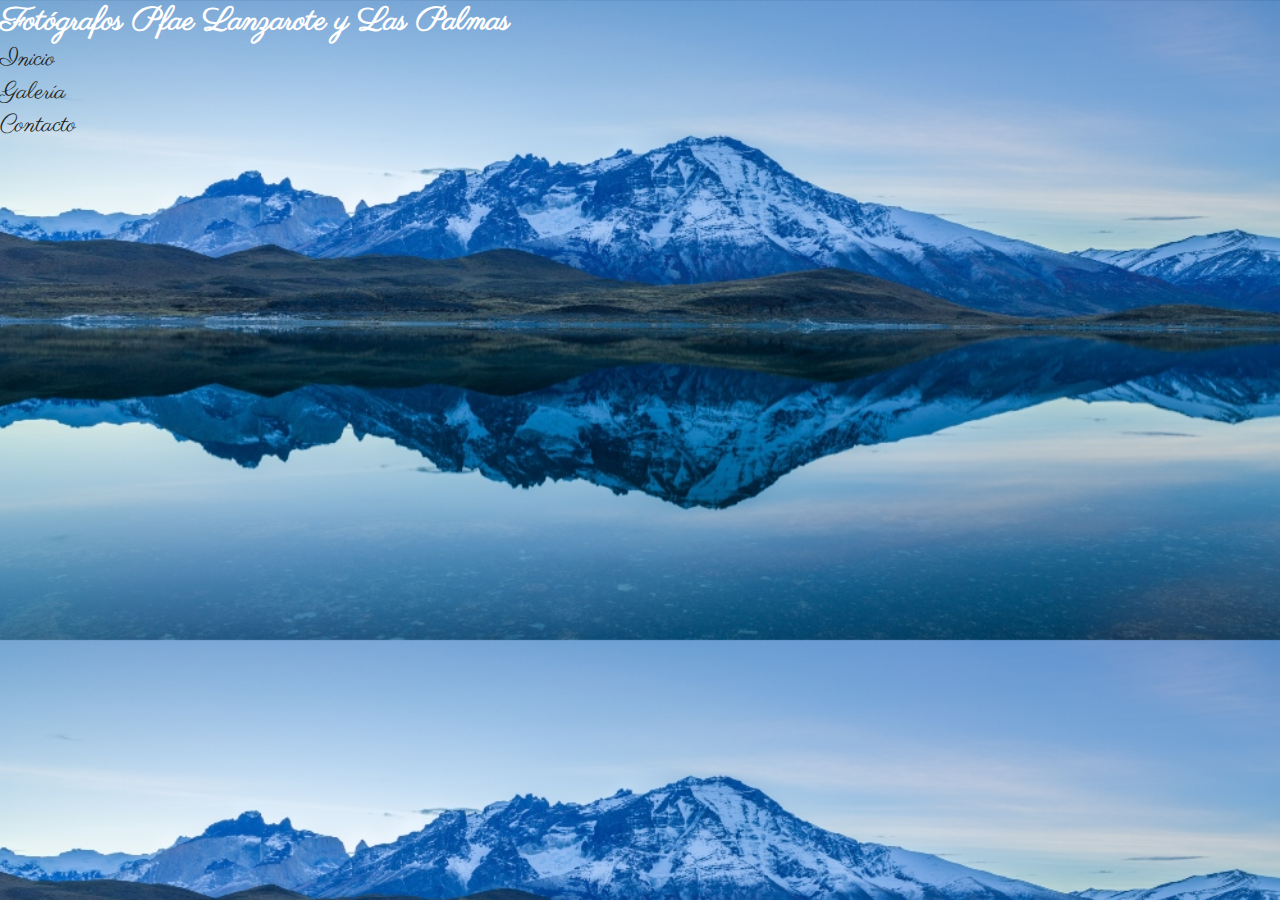
<file: LAS PALMAS/index.html>
<!DOCTYPE html>
<html lang="en">

<head>
    <meta charset="UTF-8">
    <meta name="viewport" content="width=device-width, initial-scale=1.0">
    <link rel="preconnect" href="https://fonts.googleapis.com">
    <link rel="preconnect" href="https://fonts.gstatic.com" crossorigin>
    <link
        href="https://fonts.googleapis.com/css2?family=Alumni+Sans:wght@100;200;400&family=Dancing+Script:wght@400;500;600;700&family=Fuzzy+Bubbles:wght@400;700&family=Inter:wght@200;400&family=Montserrat:wght@100;300;400;500&family=Parisienne&family=Roboto:wght@100;400;500&display=swap"
        rel="stylesheet">
    <link rel="stylesheet" href="style.css">
    <title>PROYECTO</title>
</head>



<body>
    <!--He enviado una plantilla de WordPress para elegir el el diseño del tema 
    que habíamos elegido entre María y yo: Alicia-->
    <header>
        <!--He realizado el navegador con enlaces y en la hoja de estilos le
        he quitado el subrayado a los enlaces. Alicia-->

        <h1>Fotógrafos Pfae Lanzarote y Las Palmas</h1>
        <Nav>
            <div class="centrar">
                <a href="#" alt="Menu inicio">Inicio</a>
                <a href="http://127.0.0.1:5500/galeria.html">Galería</a>
                <a href="http://127.0.0.1:5500/contacto.html">Contacto</a>
                <!--María me ha enviado por correo la visualización del navegador
                para realizar cambios de estilo en tipo de letras, que queda pendiente por mi parte Alicia-->
            </div>
        </Nav>
    </header>




    <main>

        <section class="primera-seccion"></section>

        <!-- <img src="img/montana-sombras.jpg" alt=""> -->










    </main>
    <div id="grad1"></div>
</body>

</html>
</file>
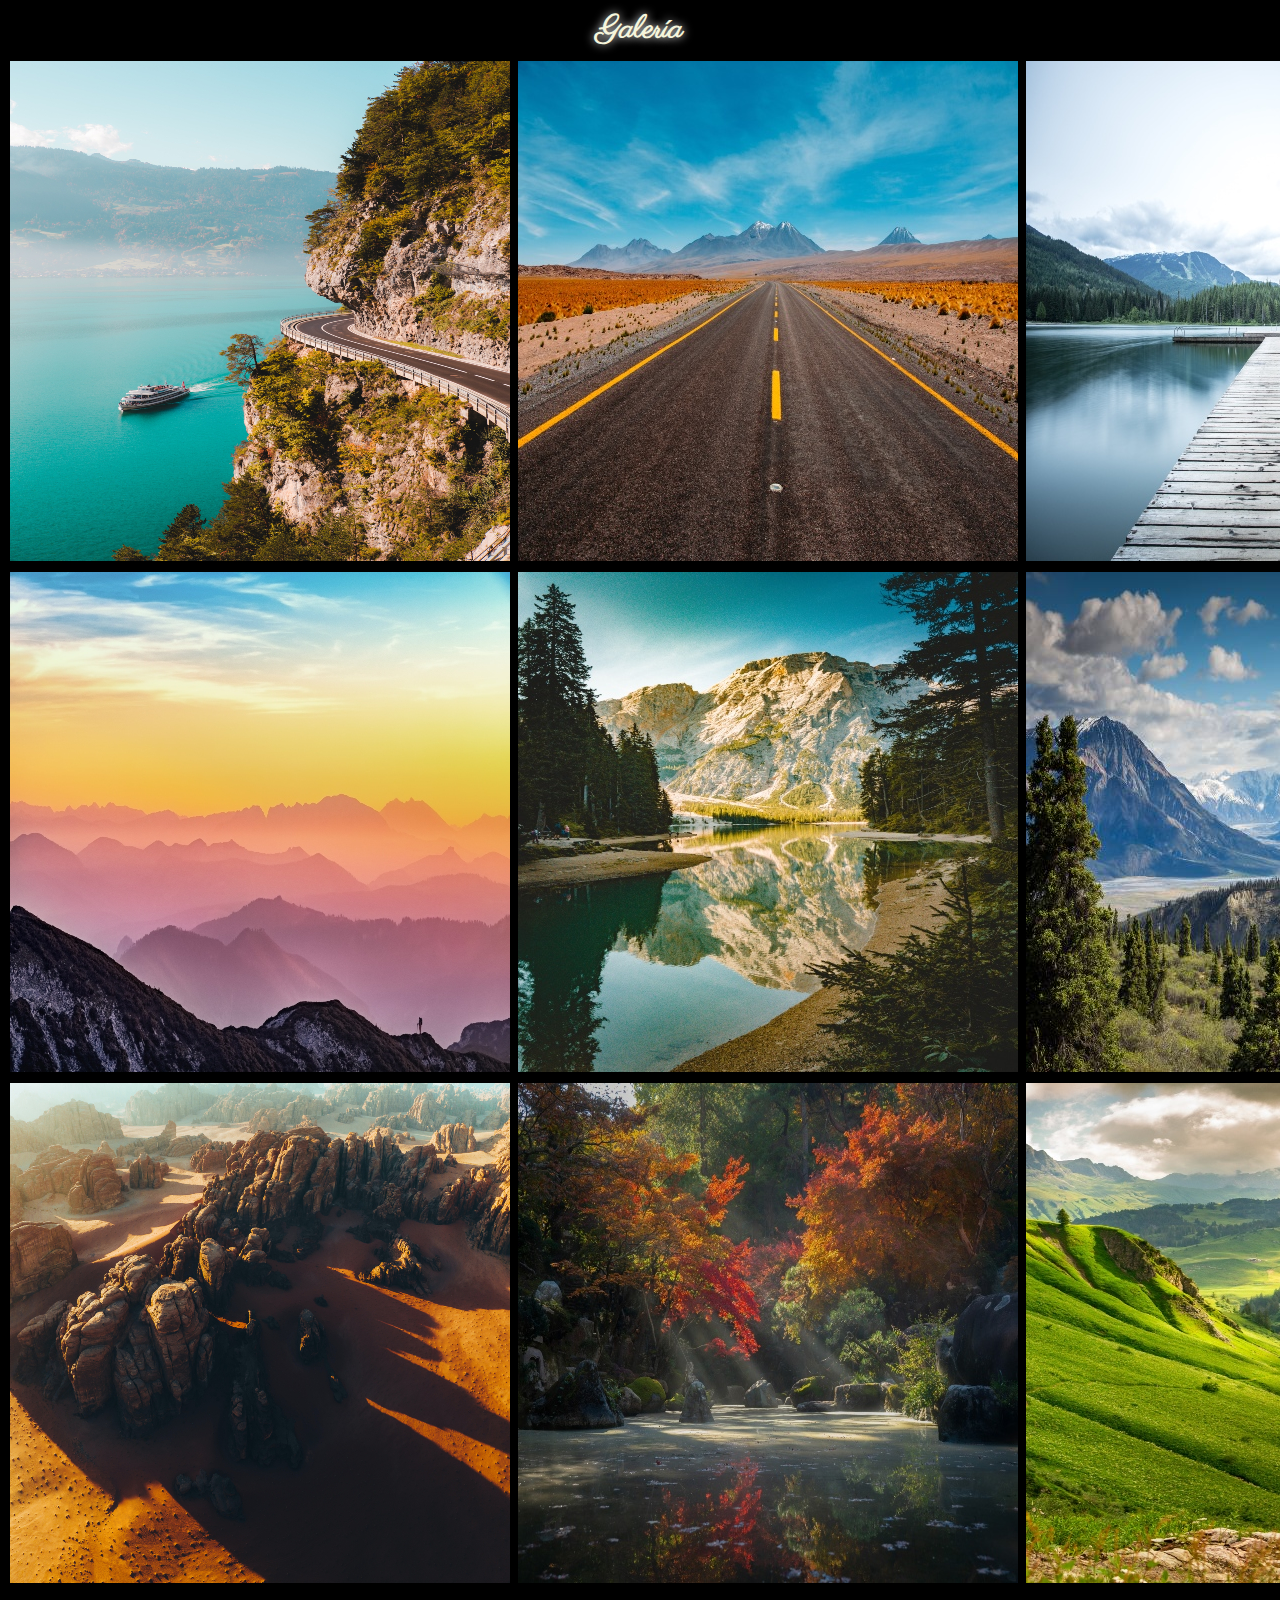
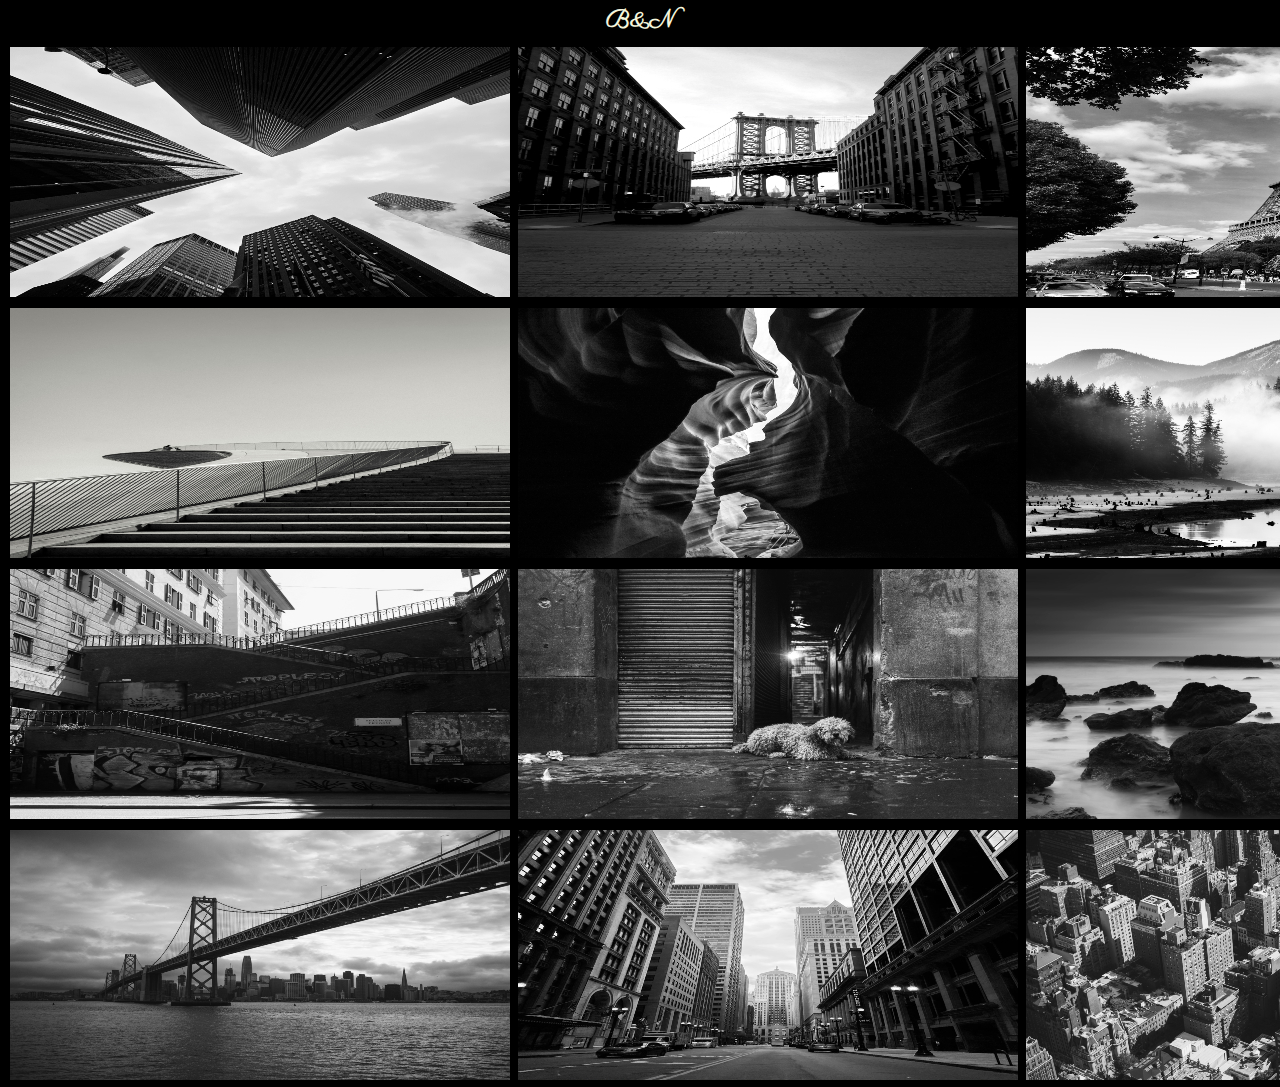
<file: LAS PALMAS/galeria.html>
<!DOCTYPE html>
<html lang="en">
<head>
    <meta charset="UTF-8">
    <meta name="viewport" content="width=device-width, initial-scale=1.0">
    <link rel="preconnect" href="https://fonts.googleapis.com">
<link rel="preconnect" href="https://fonts.gstatic.com" crossorigin>
<link href="https://fonts.googleapis.com/css2?family=Alumni+Sans:wght@100;200;400&family=Dancing+Script:wght@400;500;600;700&family=Fuzzy+Bubbles:wght@400;700&family=Inter:wght@200;400&family=Montserrat:wght@100;300;400;500&family=Parisienne&family=Roboto:wght@100;400;500&display=swap" rel="stylesheet">
    <link rel="stylesheet" href="galeriastyle.css">
    <title>Galería</title>
</head>
<body>
    <!--Galería creada por  María Trapote -->

<h1>Galería</h1>

<main>
<div class="container">
    <div class="foto1"><img src="img/acantilado.jpg" alt=""></div>
    <div class="foto2"><img src="img/carretera.jpg" alt=""></div>
    <div class="foto3"><img src="img/lago.jpg" alt=""></div>
    <div class="foto4"><img src="img/cielo-colores.jpg" alt=""></div>
    <div class="foto5"><img src="img/montana-lago.jpg" alt=""></div>
    <div class="foto6"><img src="img/paisaje-nevado.jpg" alt=""></div>
    <div class="foto7"><img src="img/montanas.jpg" alt=""></div>
    <div class="foto8"><img src="img/otono.jpg" alt=""></div>
    <div class="foto9"><img src="img/pradera.jpg" alt=""></div>
  </div>



<h2>B&N</h2>


<div class="container2">
    <div class="foto10"><img src="img/B&N/alturas.jpg" alt=""></div>
    <div class="foto11"><img src="img/B&N/calles.jpg" alt=""></div>
    <div class="foto12"><img src="img/B&N/eiffel.jpg" alt=""></div>
    <div class="foto13"><img src="img/B&N/escalerabn.jpg" alt=""></div>
    <div class="foto14"><img src="img/B&N/grietas.jpg" alt=""></div>
    <div class="foto15"><img src="img/B&N/niebla.jpg" alt=""></div>
    <div class="foto16"><img src="img/B&N/pasamano.jpg" alt=""></div>
    <div class="foto17"><img src="img/B&N/perrito.jpg" alt=""></div>
    <div class="foto18"><img src="img/B&N/piedras.jpg" alt=""></div>
    <div class="foto19"><img src="img/B&N/puente.jpg" alt=""></div>
    <div class="foto20"><img src="img/B&N/rascacielos.jpg" alt=""></div>
    <div class="foto21"><img src="img/B&N/tejados.jpg" alt=""></div>
  </div>


</main>
</body>
</html>
</file>
<file: LAS PALMAS/style.css>
*{
    margin:0;
    padding: 0;
    box-sizing: border-box;
}

body{
    width: 100vh;
    background-image: url(img/montana-sombras.jpg); 
    background-size:cover;
    font-family: 'Parisienne', cursive;

}


h1{
   color: white;
}

nav, a{
    display: flex;
    align-items: center;
    font-size: 1.5rem;
    color: black;
}

a:link{
    color: rgb(30, 30, 32);
    font-style: bold;
    text-decoration: none;
    align-items: center;
    flex-direction: row;
}
</file>
<file: LAS PALMAS/galeriastyle.css>
* {
    margin: 0;
    padding: 0;
    box-sizing: border-box;
}

/* Hecho por María Trapote */


body {
    height: 70vh;
    background-color: black;
    color: beige;
    font-family: 'Parisienne', cursive;
}


h1 {
    display: grid;
    place-content: center;
    margin-top: 8px;
    text-shadow: 0px 0px 10px white;
}

.container {

    display: grid;
    margin-left: 10px;
    margin-right: 10px;
    margin-top: 10px;
    grid-template-columns: 1fr 1fr 1fr;
    grid-template-rows: 1fr 1fr 1fr;
    gap: 4px 8px;
    grid-auto-flow: row;
    grid-template-areas:
        "foto1 foto2 foto3"
        "foto4 foto5 foto6"
        "foto7 foto8 foto9";
}

.foto1 {
    grid-area: foto1;
}

.foto2 {
    grid-area: foto2;
}

.foto3 {
    grid-area: foto3;
}

.foto4 {
    grid-area: foto4;
}

.foto5 {
    grid-area: foto5;
}

.foto6 {
    grid-area: foto6;
}

.foto7 {
    grid-area: foto7;
}

.foto8 {
    grid-area: foto8;
}

.foto9 {
    grid-area: foto9;
}


h2 {
    display: grid;
    place-content: center;
    margin-top: 14px;
}


.container2 {
    margin-top: 10px;
    display: grid;
    margin-left: 10px;
    margin-right: 10px;
    grid-template-columns: 1fr 1fr 1fr;
    grid-template-rows: 1fr 1fr 1fr 1fr;
    gap: 4px 8px;
    grid-auto-flow: row;
    grid-template-areas:
        "foto10 foto11 foto12"
        "foto13 foto14 foto15"
        "foto16 foto17 foto18"
        "foto19 foto20 foto21";
}

.foto10 {
    grid-area: foto10;
}

.foto11 {
    grid-area: foto11;
}

.foto12 {
    grid-area: foto12;
}

.foto13 {
    grid-area: foto13;
}

.foto14 {
    grid-area: foto14;
}

.foto15 {
    grid-area: foto15;
}

.foto16 {
    grid-area: foto16;
}

.foto17 {
    grid-area: foto17;
}

.foto18 {
    grid-area: foto18;
}

.foto19 {
    grid-area: foto19;
}

.foto20 {
    grid-area: foto20;
}

.foto21 {
    grid-area: foto21;
}
</file>
